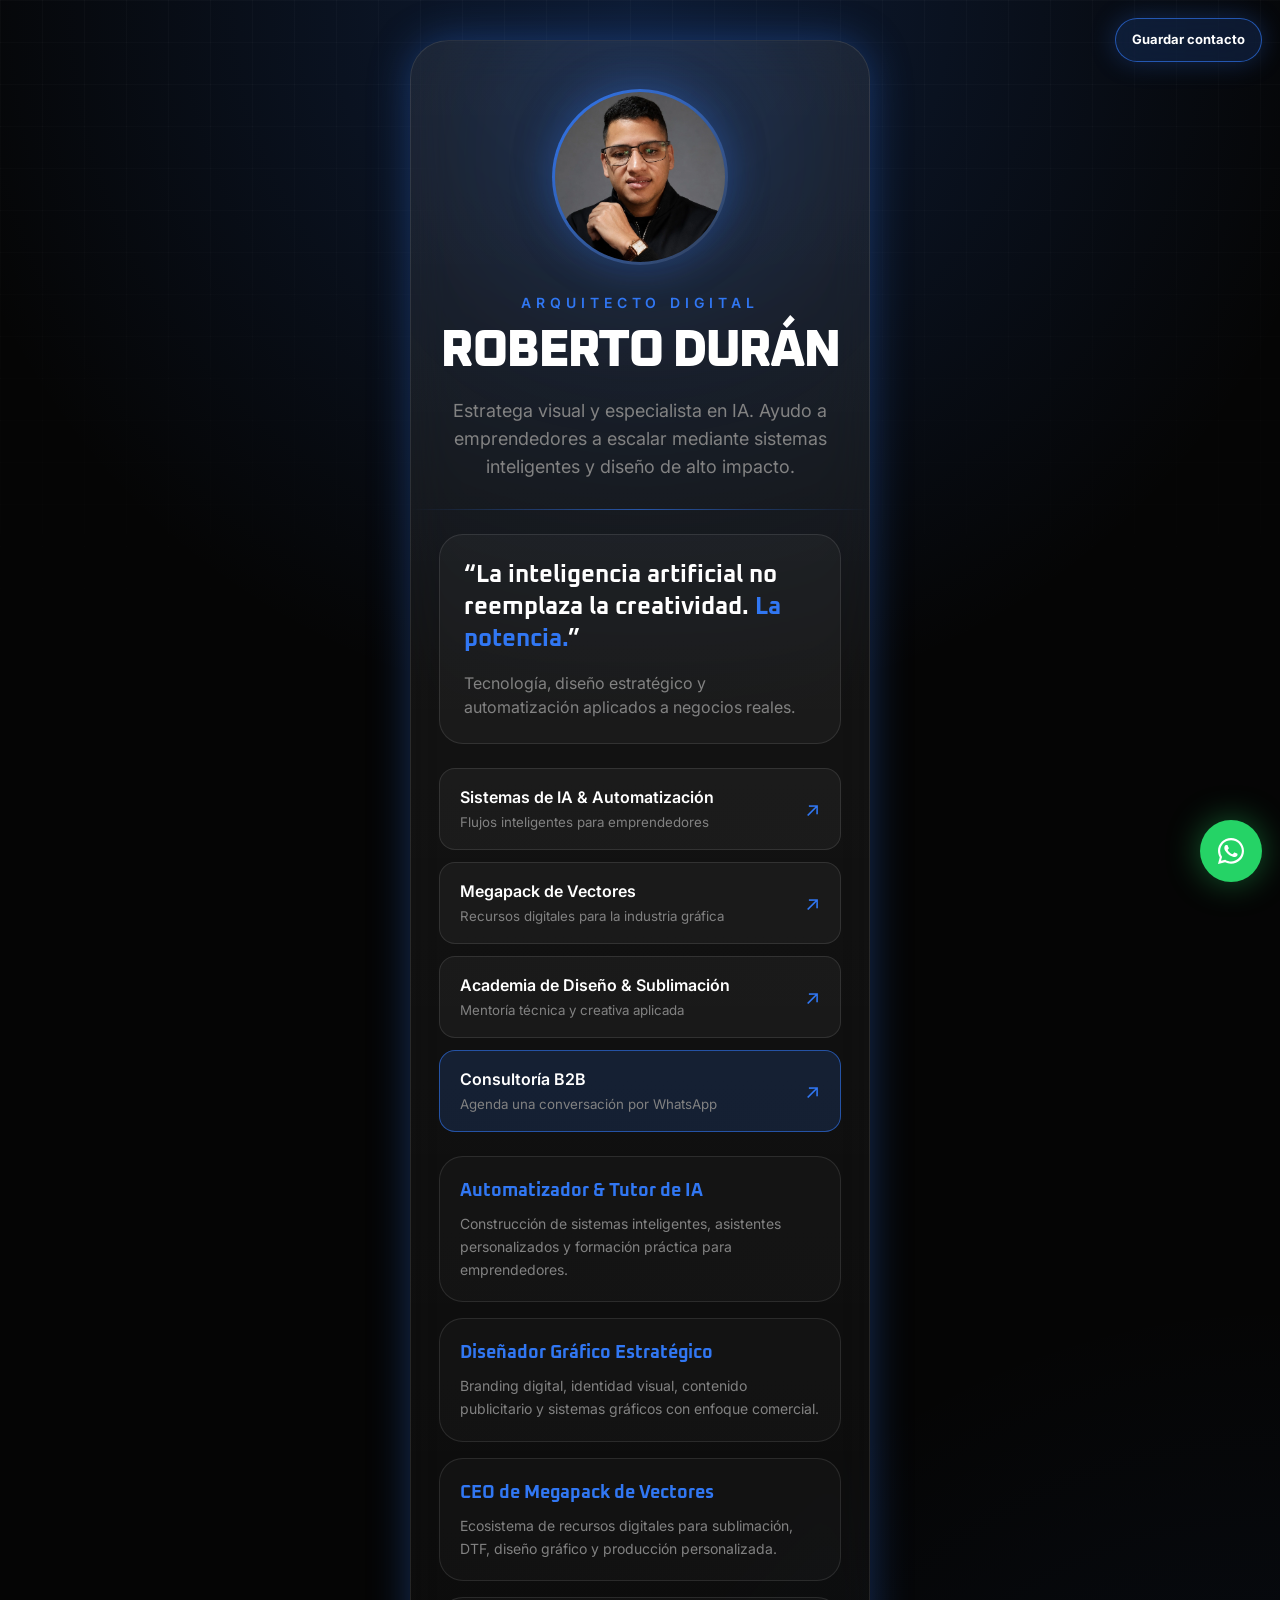
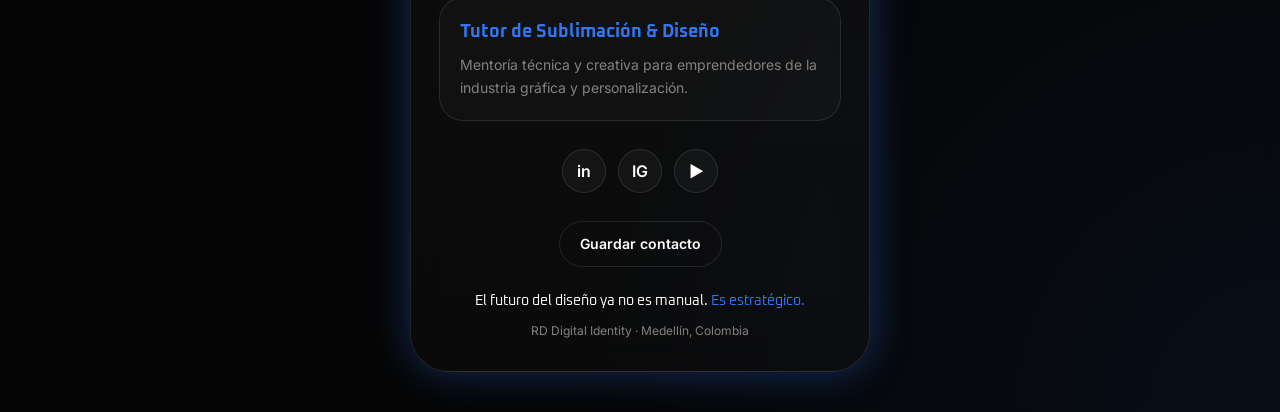
<file: Contacts/index.html>
<!DOCTYPE html>  
<html lang="es">  
<head>  
  <meta charset="UTF-8" />  
  <meta name="viewport" content="width=device-width, initial-scale=1.0" />  
  
  <title>Roberto Durán | Arquitecto Digital</title>  
  <meta name="description" content="Roberto Durán, Arquitecto Digital especializado en IA aplicada, automatización, branding estratégico, diseño gráfico y negocios digitales." />  
  <meta name="theme-color" content="#050505" />  
  
  <!-- Open Graph -->  
  <meta property="og:title" content="Roberto Durán | Arquitecto Digital" />  
  <meta property="og:description" content="IA aplicada, automatización, branding estratégico y negocios digitales." />  
  <meta property="og:image" content="assets/roberto-profile.jpg" />  
  <meta property="og:type" content="website" />  
  
  <!-- Fonts -->  
  <link rel="preconnect" href="https://fonts.googleapis.com">  
  <link rel="preconnect" href="https://fonts.gstatic.com" crossorigin>  
  <link   
    href="https://fonts.googleapis.com/css2?family=Inter:wght@400;500;600;700&family=Oxanium:wght@600;700;800&display=swap"   
    rel="stylesheet"  
  >

  <!-- Estilos locales: sin dependencia de Tailwind CDN -->
  <link rel="stylesheet" href="styles.css?v=1.0.2" />
</head>  
  
<body class="min-h-screen text-rdWhite font-inter overflow-x-hidden">  
  
  <!-- Auto-save overlay -->
  <section   
    id="saveOverlay"   
    class="fixed inset-0 z-50 flex items-center justify-center bg-rdBlack px-6 hidden-overlay"  
    aria-label="Guardando contacto"  
  >  
    <div class="glass-card max-w-sm w-full rounded-[2rem] p-8 text-center shadow-glow">  
      <img   
        src="assets/rd-isotipo.svg"   
        alt="Logo Roberto Durán"   
        class="w-44 h-auto mx-auto mb-6 object-contain"  
        loading="eager"  
      />  
  
      <p class="font-oxanium text-xl font-bold tracking-wide">  
        ROBERTO DURÁN  
      </p>  
  
      <p class="text-rdGray text-sm mt-2">  
        Preparando contacto digital...  
      </p>  
  
      <button   
        onclick="downloadVCard()"   
        class="mt-6 w-full rounded-full bg-rdBlue px-5 py-3 font-semibold text-white"  
      >  
        Guardar contacto  
      </button>  
  
      <button   
        onclick="hideOverlay()"   
        class="mt-3 text-sm text-rdGray hover:text-white"  
      >  
        Continuar a la V-Card  
      </button>  
    </div>  
  </section>  
  
  <!-- Background grid -->  
  <div class="grid-bg fixed inset-0 pointer-events-none opacity-70"></div>  
  
  <main class="relative z-10 min-h-[100svh] flex items-start justify-center px-3 py-4 sm:px-5 sm:py-10">  
  
    <article class="glass-card w-full max-w-[460px] rounded-[2rem] sm:rounded-[2.4rem] overflow-hidden shadow-glow">  
  
      <!-- Header -->  
      <header class="relative px-5 sm:px-7 pt-7 sm:pt-12 pb-5 sm:pb-7 text-center">  
  
        <div class="absolute top-0 left-1/2 -translate-x-1/2 w-48 h-48 sm:w-56 sm:h-56 bg-rdBlue/20 blur-[80px] sm:blur-[90px] rounded-full"></div>  
  
        <div class="relative">  
  
          <!-- Foto de perfil responsive -->  
          <div class="mx-auto w-32 h-32 sm:w-44 sm:h-44 rounded-full p-[3px] bg-gradient-to-br from-rdBlue to-white/10 shadow-glow">  
            <img   
              src="assets/roberto-profile.webp"   
              alt="Foto de Roberto Durán"  
              class="w-full h-full object-cover rounded-full bg-rdGraphite"  
              loading="lazy"  
            />  
          </div>  
  
          <p class="mt-5 sm:mt-7 text-[0.65rem] sm:text-sm uppercase tracking-[0.32em] sm:tracking-[0.35em] text-rdBlue font-semibold">  
            Arquitecto Digital  
          </p>  
  
          <h1 class="font-oxanium text-[clamp(2.05rem,8.4vw,3.25rem)] font-extrabold tracking-[-0.05em] mt-2 sm:mt-3 leading-none whitespace-nowrap">  
            ROBERTO DURÁN  
          </h1>  
  
          <p class="mt-4 sm:mt-5 text-rdGray text-[0.95rem] sm:text-lg leading-relaxed max-w-sm mx-auto">  
            Estratega visual y especialista en IA. Ayudo a emprendedores a escalar mediante sistemas inteligentes y diseño de alto impacto.  
          </p>  
  
        </div>  
      </header>  
  
      <div class="blue-line h-[1px] w-full opacity-80"></div>  
  
      <!-- Manifesto -->  
      <section class="px-5 sm:px-7 py-4 sm:py-6">  
        <div class="rounded-[1.6rem] sm:rounded-3xl bg-white/[0.035] border border-white/10 p-4 sm:p-6">  
          <p class="font-oxanium text-[1.35rem] sm:text-2xl font-bold leading-tight">  
            “La inteligencia artificial no reemplaza la creatividad.   
            <span class="text-rdBlue">La potencia.</span>”  
          </p>  
          <p class="text-rdGray text-[0.95rem] sm:text-base mt-3 sm:mt-4 leading-relaxed">  
            Tecnología, diseño estratégico y automatización aplicados a negocios reales.  
          </p>  
        </div>  
      </section>  
  
      <!-- Action Buttons -->  
      <section class="px-7 pb-6 space-y-3" id="servicios">  
  
        <a   
          href="#ia-automatizacion"   
          class="action-btn flex items-center justify-between gap-4 rounded-2xl border border-white/10 bg-white/[0.04] px-5 py-4"  
        >  
          <span>  
            <strong class="block font-semibold">Sistemas de IA & Automatización</strong>  
            <small class="text-rdGray">Flujos inteligentes para emprendedores</small>  
          </span>  
          <span class="text-rdBlue text-xl">↗</span>  
        </a>  
  
        <a   
          href="https://megapack.habilitus.com/landing"   
          target="_blank"  
          rel="noopener"  
          class="action-btn flex items-center justify-between gap-4 rounded-2xl border border-white/10 bg-white/[0.04] px-5 py-4"  
        >  
          <span>  
            <strong class="block font-semibold">Megapack de Vectores</strong>  
            <small class="text-rdGray">Recursos digitales para la industria gráfica</small>  
          </span>  
          <span class="text-rdBlue text-xl">↗</span>  
        </a>  
  
        <a   
          href="https://wa.me/573232503496?text=Hola%20Roberto%2C%20quiero%20informaci%C3%B3n%20sobre%20el%20curso%20de%20sublimaci%C3%B3n."   
          target="_blank"  
          rel="noopener"  
          class="action-btn flex items-center justify-between gap-4 rounded-2xl border border-white/10 bg-white/[0.04] px-5 py-4"  
        >  
          <span>  
            <strong class="block font-semibold">Academia de Diseño & Sublimación</strong>  
            <small class="text-rdGray">Mentoría técnica y creativa aplicada</small>  
          </span>  
          <span class="text-rdBlue text-xl">↗</span>  
        </a>  
  
        <a   
          href="https://wa.me/573232503496?text=Hola%20Roberto%2C%20quiero%20informaci%C3%B3n%20sobre%20consultorias%20y%20sistemas%20de%20IA."  
          target="_blank"  
          rel="noopener"  
          class="action-btn flex items-center justify-between gap-4 rounded-2xl border border-rdBlue/60 bg-rdBlue/15 px-5 py-4"  
        >  
          <span>  
            <strong class="block font-semibold">Consultoría B2B</strong>  
            <small class="text-rdGray">Agenda una conversación por WhatsApp</small>  
          </span>  
          <span class="text-rdBlue text-xl">↗</span>  
        </a>  
  
      </section>  
  
      <!-- Services -->  
      <section class="px-7 pb-7 space-y-4">  
  
        <div id="ia-automatizacion" class="rounded-3xl border border-white/10 bg-white/[0.025] p-5">  
          <h2 class="font-oxanium text-lg font-bold text-rdBlue">  
            Automatizador & Tutor de IA  
          </h2>  
          <p class="text-sm text-rdGray mt-2 leading-relaxed">  
            Construcción de sistemas inteligentes, asistentes personalizados y formación práctica para emprendedores.  
          </p>  
        </div>  
  
        <div class="rounded-3xl border border-white/10 bg-white/[0.025] p-5">  
          <h2 class="font-oxanium text-lg font-bold text-rdBlue">  
            Diseñador Gráfico Estratégico  
          </h2>  
          <p class="text-sm text-rdGray mt-2 leading-relaxed">  
            Branding digital, identidad visual, contenido publicitario y sistemas gráficos con enfoque comercial.  
          </p>  
        </div>  
  
        <div class="rounded-3xl border border-white/10 bg-white/[0.025] p-5">  
          <h2 class="font-oxanium text-lg font-bold text-rdBlue">  
            CEO de Megapack de Vectores  
          </h2>  
          <p class="text-sm text-rdGray mt-2 leading-relaxed">  
            Ecosistema de recursos digitales para sublimación, DTF, diseño gráfico y producción personalizada.  
          </p>  
        </div>  
  
        <div class="rounded-3xl border border-white/10 bg-white/[0.025] p-5">  
          <h2 class="font-oxanium text-lg font-bold text-rdBlue">  
            Tutor de Sublimación & Diseño  
          </h2>  
          <p class="text-sm text-rdGray mt-2 leading-relaxed">  
            Mentoría técnica y creativa para emprendedores de la industria gráfica y personalización.  
          </p>  
        </div>  
  
      </section>  
  
      <!-- Social -->  
      <section class="px-7 pb-7">  
        <div class="flex justify-center gap-3">  
  
          <a   
            href="https://www.linkedin.com/in/TU-USUARIO"   
            target="_blank"   
            rel="noopener"  
            aria-label="LinkedIn"  
            class="w-11 h-11 rounded-full border border-white/10 bg-white/[0.04] flex items-center justify-center hover:border-rdBlue transition font-semibold"  
          >  
            in  
          </a>  
  
          <a   
            href="https://www.instagram.com/TU-USUARIO"   
            target="_blank"   
            rel="noopener"  
            aria-label="Instagram"  
            class="w-11 h-11 rounded-full border border-white/10 bg-white/[0.04] flex items-center justify-center hover:border-rdBlue transition font-semibold"  
          >  
            IG  
          </a>  
  
          <a   
            href="https://www.youtube.com/@TU-USUARIO"   
            target="_blank"   
            rel="noopener"  
            aria-label="YouTube"  
            class="w-11 h-11 rounded-full border border-white/10 bg-white/[0.04] flex items-center justify-center hover:border-rdBlue transition font-semibold"  
          >  
            ▶  
          </a>  
  
        </div>  
      </section>  
  
      <!-- Footer -->  
      <footer class="px-7 pb-8 text-center">  
        <a   
          href="Roberto-Duran.vcf"  
          download  
          class="inline-flex items-center justify-center rounded-full border border-white/10 px-5 py-3 text-sm font-semibold hover:border-rdBlue transition"  
        >  
          Guardar contacto  
        </a>  
  
        <p class="font-oxanium text-sm text-white mt-6">  
          El futuro del diseño ya no es manual.   
          <span class="text-rdBlue">Es estratégico.</span>  
        </p>  
  
        <p class="text-xs text-rdGray mt-3">  
          RD Digital Identity · Medellín, Colombia  
        </p>  
      </footer>  
  
    </article>  
  </main>  
  
  <!-- Botón flotante WhatsApp -->  
  <a   
    href="https://wa.me/573232503496?text=Hola%20Roberto%2C%20quiero%20informaci%C3%B3n%20sobre%20tus%20servicios."  
    target="_blank"  
    rel="noopener"  
    aria-label="Escribir a Roberto Durán por WhatsApp"  
    class="whatsapp-floating"  
  >  
    <svg viewBox="0 0 32 32" aria-hidden="true">  
      <path d="M16.02 3C8.84 3 3 8.72 3 15.76c0 2.25.61 4.45 1.76 6.38L3 29l7.05-1.79a13.2 13.2 0 0 0 5.97 1.45C23.2 28.66 29 22.93 29 15.89S23.2 3 16.02 3Zm0 23.48c-1.94 0-3.82-.51-5.47-1.48l-.39-.23-4.18 1.06 1.11-4.02-.26-.41a10.56 10.56 0 0 1-1.66-5.64c0-5.83 4.86-10.58 10.85-10.58s10.85 4.75 10.85 10.58-4.86 10.72-10.85 10.72Zm5.95-7.91c-.33-.16-1.93-.94-2.23-1.05-.3-.11-.52-.16-.74.16-.22.32-.85 1.05-1.04 1.27-.19.21-.38.24-.71.08-.33-.16-1.39-.5-2.65-1.59-.98-.86-1.64-1.93-1.83-2.25-.19-.32-.02-.5.14-.66.15-.15.33-.38.49-.56.16-.19.22-.32.33-.54.11-.21.05-.4-.03-.56-.08-.16-.74-1.75-1.01-2.4-.27-.64-.54-.55-.74-.56h-.63c-.22 0-.57.08-.87.4-.3.32-1.14 1.09-1.14 2.67s1.17 3.1 1.33 3.31c.16.21 2.3 3.44 5.58 4.82.78.33 1.39.53 1.86.68.78.24 1.49.21 2.05.13.63-.09 1.93-.78 2.2-1.53.27-.75.27-1.4.19-1.53-.08-.13-.3-.21-.63-.37Z"/>  
    </svg>  
  </a>

  <!-- Botón flotante Guardar Contacto -->
  <button 
    onclick="downloadVCard()" 
    class="save-contact-floating"
    aria-label="Guardar contacto de Roberto Durán"
  >
    Guardar contacto
  </button>
  
  <script>  
    const CONTACT_FILE = "Roberto-Duran.vcf";  
  
    function downloadVCard() {  
      const link = document.createElement("a");  
      link.href = CONTACT_FILE;  
      link.download = "Roberto-Duran.vcf";  
      document.body.appendChild(link);  
      link.click();  
      document.body.removeChild(link);  
    }

    function showOverlay() {
      const overlay = document.getElementById("saveOverlay");
      overlay.classList.remove("hidden-overlay");
    }
  
    function hideOverlay() {  
      const overlay = document.getElementById("saveOverlay");  
      overlay.classList.add("hidden-overlay");  
    }  
  
    function shouldAutoSave() {  
      const params = new URLSearchParams(window.location.search);  
      return params.get("save") === "1";  
    }  
  
    window.addEventListener("load", () => {  
      if (shouldAutoSave()) {  
        showOverlay();

        setTimeout(() => {  
          downloadVCard();  
        }, 500);  
  
        setTimeout(() => {  
          hideOverlay();  
        }, 1800);  
      } else {  
        hideOverlay();  
      }  
    });  
  </script>  
  
</body>  
</html>
</file>
<file: Contacts/styles.css>
/* ==========================================================
   ROBERTO DURÁN — V-CARD
   CSS LOCAL DE PRODUCCIÓN
   Reemplaza la dependencia de https://cdn.tailwindcss.com
   ========================================================== */

/* Reset equivalente al preflight básico de Tailwind */
*, *::before, *::after { box-sizing: border-box; }
html { line-height: 1.5; -webkit-text-size-adjust: 100%; font-family: Inter, sans-serif; }
html, body { margin: 0; padding: 0; }
body { min-width: 320px; }
h1, h2, h3, p { margin: 0; }
a { color: inherit; text-decoration: inherit; }
button, input, textarea, select { font: inherit; color: inherit; }
button { background: none; border: 0; cursor: pointer; }
img, svg { display: block; max-width: 100%; }

/* Utilidades locales equivalentes a las clases usadas en este HTML */
[class~="absolute"] { position: absolute; }
[class~="fixed"] { position: fixed; }
[class~="relative"] { position: relative; }
[class~="inset-0"] { inset: 0; }
[class~="top-0"] { top: 0; }
[class~="left-1/2"] { left: 50%; }
[class~="-translate-x-1/2"] { transform: translateX(-50%); }

[class~="z-10"] { z-index: 10; }
[class~="z-50"] { z-index: 50; }

[class~="block"] { display: block; }
[class~="flex"] { display: flex; }
[class~="inline-flex"] { display: inline-flex; }
[class~="items-center"] { align-items: center; }
[class~="items-start"] { align-items: flex-start; }
[class~="justify-center"] { justify-content: center; }
[class~="justify-between"] { justify-content: space-between; }

[class~="w-full"] { width: 100%; }
[class~="w-11"] { width: 2.75rem; }
[class~="w-32"] { width: 8rem; }
[class~="w-44"] { width: 11rem; }
[class~="w-48"] { width: 12rem; }
[class~="h-full"] { height: 100%; }
[class~="h-auto"] { height: auto; }
[class~="h-11"] { height: 2.75rem; }
[class~="h-32"] { height: 8rem; }
[class~="h-48"] { height: 12rem; }
[class~="h-[1px]"] { height: 1px; }
[class~="max-w-sm"] { max-width: 24rem; }
[class~="max-w-[460px]"] { max-width: 460px; }
[class~="min-h-screen"] { min-height: 100vh; }
[class~="min-h-[100svh]"] { min-height: 100svh; }

[class~="mx-auto"] { margin-left: auto; margin-right: auto; }
[class~="mt-2"] { margin-top: .5rem; }
[class~="mt-3"] { margin-top: .75rem; }
[class~="mt-4"] { margin-top: 1rem; }
[class~="mt-5"] { margin-top: 1.25rem; }
[class~="mt-6"] { margin-top: 1.5rem; }
[class~="mb-6"] { margin-bottom: 1.5rem; }

[class~="p-[3px]"] { padding: 3px; }
[class~="p-4"] { padding: 1rem; }
[class~="p-5"] { padding: 1.25rem; }
[class~="p-8"] { padding: 2rem; }
[class~="px-3"] { padding-left: .75rem; padding-right: .75rem; }
[class~="px-5"] { padding-left: 1.25rem; padding-right: 1.25rem; }
[class~="px-6"] { padding-left: 1.5rem; padding-right: 1.5rem; }
[class~="px-7"] { padding-left: 1.75rem; padding-right: 1.75rem; }
[class~="py-3"] { padding-top: .75rem; padding-bottom: .75rem; }
[class~="py-4"] { padding-top: 1rem; padding-bottom: 1rem; }
[class~="pt-7"] { padding-top: 1.75rem; }
[class~="pb-5"] { padding-bottom: 1.25rem; }
[class~="pb-6"] { padding-bottom: 1.5rem; }
[class~="pb-7"] { padding-bottom: 1.75rem; }
[class~="pb-8"] { padding-bottom: 2rem; }

[class~="gap-3"] { gap: .75rem; }
[class~="gap-4"] { gap: 1rem; }
[class~="space-y-3"] > :not([hidden]) ~ :not([hidden]) { margin-top: .75rem; }
[class~="space-y-4"] > :not([hidden]) ~ :not([hidden]) { margin-top: 1rem; }

[class~="overflow-hidden"] { overflow: hidden; }
[class~="overflow-x-hidden"] { overflow-x: hidden; }
[class~="pointer-events-none"] { pointer-events: none; }
[class~="object-cover"] { object-fit: cover; }
[class~="object-contain"] { object-fit: contain; }

[class~="rounded-full"] { border-radius: 9999px; }
[class~="rounded-2xl"] { border-radius: 1rem; }
[class~="rounded-3xl"] { border-radius: 1.5rem; }
[class~="rounded-[1.6rem]"] { border-radius: 1.6rem; }
[class~="rounded-[2rem]"] { border-radius: 2rem; }

[class~="border"] { border-width: 1px; border-style: solid; }
[class~="border-white/10"] { border-color: rgba(255,255,255,.10); }
[class~="border-rdBlue/60"] { border-color: rgba(49,119,243,.60); }

[class~="bg-rdBlack"] { background-color: #050505; }
[class~="bg-rdBlue"] { background-color: #3177F3; }
[class~="bg-rdBlue/15"] { background-color: rgba(49,119,243,.15); }
[class~="bg-rdBlue/20"] { background-color: rgba(49,119,243,.20); }
[class~="bg-rdGraphite"] { background-color: #1C1C1C; }
[class~="bg-white/[0.025]"] { background-color: rgba(255,255,255,.025); }
[class~="bg-white/[0.035]"] { background-color: rgba(255,255,255,.035); }
[class~="bg-white/[0.04]"] { background-color: rgba(255,255,255,.04); }
[class~="bg-gradient-to-br"] { background-image: linear-gradient(to bottom right, #3177F3, rgba(255,255,255,.10)); }

[class~="blur-[80px]"] { filter: blur(80px); }
[class~="shadow-glow"] { box-shadow: 0 0 40px rgba(49,119,243,.35); }

[class~="opacity-70"] { opacity: .70; }
[class~="opacity-80"] { opacity: .80; }

[class~="font-inter"] { font-family: Inter, sans-serif; }
[class~="font-oxanium"] { font-family: Oxanium, sans-serif; }
[class~="font-semibold"] { font-weight: 600; }
[class~="font-bold"] { font-weight: 700; }
[class~="font-extrabold"] { font-weight: 800; }

[class~="text-center"] { text-align: center; }
[class~="text-xs"] { font-size: .75rem; line-height: 1rem; }
[class~="text-sm"] { font-size: .875rem; line-height: 1.25rem; }
[class~="text-lg"] { font-size: 1.125rem; line-height: 1.75rem; }
[class~="text-xl"] { font-size: 1.25rem; line-height: 1.75rem; }
[class~="text-[0.65rem]"] { font-size: .65rem; }
[class~="text-[0.95rem]"] { font-size: .95rem; }
[class~="text-[1.35rem]"] { font-size: 1.35rem; }
[class~="text-[clamp(2.05rem,8.4vw,3.25rem)]"] { font-size: clamp(2.05rem, 8.4vw, 3.25rem); }
[class~="text-rdWhite"], [class~="text-white"] { color: #FFFFFF; }
[class~="text-rdBlue"] { color: #3177F3; }
[class~="text-rdGray"] { color: #828282; }

[class~="leading-none"] { line-height: 1; }
[class~="leading-tight"] { line-height: 1.25; }
[class~="leading-relaxed"] { line-height: 1.625; }
[class~="tracking-wide"] { letter-spacing: .025em; }
[class~="tracking-[0.32em]"] { letter-spacing: .32em; }
[class~="tracking-[-0.05em]"] { letter-spacing: -.05em; }
[class~="uppercase"] { text-transform: uppercase; }
[class~="whitespace-nowrap"] { white-space: nowrap; }

[class~="transition"] { transition-property: color, background-color, border-color, opacity, box-shadow, transform; transition-duration: .15s; }
[class~="hover:border-rdBlue"]:hover { border-color: #3177F3; }
[class~="hover:text-white"]:hover { color: #FFFFFF; }

@media (min-width: 640px) {
  [class~="sm:w-44"] { width: 11rem; }
  [class~="sm:w-56"] { width: 14rem; }
  [class~="sm:h-44"] { height: 11rem; }
  [class~="sm:h-56"] { height: 14rem; }
  [class~="sm:px-5"] { padding-left: 1.25rem; padding-right: 1.25rem; }
  [class~="sm:px-7"] { padding-left: 1.75rem; padding-right: 1.75rem; }
  [class~="sm:py-6"] { padding-top: 1.5rem; padding-bottom: 1.5rem; }
  [class~="sm:py-10"] { padding-top: 2.5rem; padding-bottom: 2.5rem; }
  [class~="sm:pt-12"] { padding-top: 3rem; }
  [class~="sm:pb-7"] { padding-bottom: 1.75rem; }
  [class~="sm:p-6"] { padding: 1.5rem; }
  [class~="sm:mt-3"] { margin-top: .75rem; }
  [class~="sm:mt-4"] { margin-top: 1rem; }
  [class~="sm:mt-5"] { margin-top: 1.25rem; }
  [class~="sm:mt-7"] { margin-top: 1.75rem; }
  [class~="sm:rounded-3xl"] { border-radius: 1.5rem; }
  [class~="sm:rounded-[2.4rem]"] { border-radius: 2.4rem; }
  [class~="sm:text-sm"] { font-size: .875rem; line-height: 1.25rem; }
  [class~="sm:text-base"] { font-size: 1rem; line-height: 1.5rem; }
  [class~="sm:text-lg"] { font-size: 1.125rem; line-height: 1.75rem; }
  [class~="sm:text-2xl"] { font-size: 1.5rem; line-height: 2rem; }
  [class~="sm:tracking-[0.35em]"] { letter-spacing: .35em; }
  [class~="sm:blur-[90px]"] { filter: blur(90px); }
}


/* Estilos personalizados originales */
body {  
      background:  
        radial-gradient(circle at top, rgba(49,119,243,0.20), transparent 34%),  
        radial-gradient(circle at bottom right, rgba(49,119,243,0.08), transparent 30%),  
        #050505;  
    }  
  
    .glass-card {  
      background: linear-gradient(  
        180deg,  
        rgba(255,255,255,0.075),  
        rgba(255,255,255,0.025)  
      );  
      border: 1px solid rgba(255,255,255,0.10);  
      backdrop-filter: blur(22px);  
      -webkit-backdrop-filter: blur(22px);  
    }  
  
    .blue-line {  
      background: linear-gradient(90deg, transparent, rgba(49,119,243,0.8), transparent);  
    }  
  
    .action-btn {  
      transition: all 0.25s ease;  
    }  
  
    .action-btn:hover {  
      transform: translateY(-2px);  
      box-shadow: 0 0 28px rgba(49,119,243,0.28);  
      border-color: rgba(49,119,243,0.75);  
    }  
  
    .grid-bg {  
      background-image:  
        linear-gradient(rgba(255,255,255,0.035) 1px, transparent 1px),  
        linear-gradient(90deg, rgba(255,255,255,0.035) 1px, transparent 1px);  
      background-size: 42px 42px;  
      mask-image: linear-gradient(to bottom, black, transparent 82%);  
      -webkit-mask-image: linear-gradient(to bottom, black, transparent 82%);  
    }  
  
    #saveOverlay {  
      transition: opacity 0.45s ease, visibility 0.45s ease;  
    }  
  
    #saveOverlay.hidden-overlay {  
      opacity: 0;  
      visibility: hidden;  
    }   
  
    @media (max-height: 760px) {  
      .glass-card {  
        border-radius: 1.7rem;  
      }  
    }  
  
    /* Botón flotante WhatsApp */  
    .whatsapp-floating {  
      position: fixed;  
      right: 18px;  
      bottom: calc(18px + env(safe-area-inset-bottom));  
      width: 62px;  
      height: 62px;  
      border-radius: 999px;  
      background: #25D366;  
      display: flex;  
      align-items: center;  
      justify-content: center;  
      z-index: 40;  
      box-shadow: 0 0 34px rgba(37, 211, 102, 0.42);  
      transition: transform 0.25s ease, box-shadow 0.25s ease;  
    }  
  
    .whatsapp-floating:hover {  
      transform: translateY(-3px) scale(1.04);  
      box-shadow: 0 0 42px rgba(37, 211, 102, 0.62);  
    }  
  
    .whatsapp-floating svg {  
      width: 32px;  
      height: 32px;  
      fill: #ffffff;  
    }  
  
    @media (max-width: 480px) {  
      .whatsapp-floating {  
        right: 16px;  
        bottom: calc(16px + env(safe-area-inset-bottom));  
        width: 58px;  
        height: 58px;  
      }  
  
      .whatsapp-floating svg {  
        width: 30px;  
        height: 30px;  
      }  
    }

    /* Botón flotante Guardar Contacto */
    .save-contact-floating {
      position: fixed;
      top: calc(18px + env(safe-area-inset-top));
      right: 18px;
      z-index: 40;
      border: 1px solid rgba(49, 119, 243, 0.65);
      background: rgba(49, 119, 243, 0.16);
      color: #ffffff;
      backdrop-filter: blur(18px);
      -webkit-backdrop-filter: blur(18px);
      border-radius: 999px;
      padding: 11px 16px;
      font-size: 13px;
      font-weight: 700;
      font-family: Inter, sans-serif;
      box-shadow: 0 0 26px rgba(49, 119, 243, 0.28);
      transition: transform 0.25s ease, box-shadow 0.25s ease, border-color 0.25s ease;
    }

    .save-contact-floating:hover {
      transform: translateY(-2px);
      border-color: rgba(49, 119, 243, 1);
      box-shadow: 0 0 34px rgba(49, 119, 243, 0.42);
    }

    @media (max-width: 480px) {
      .save-contact-floating {
        top: calc(14px + env(safe-area-inset-top));
        right: 14px;
        padding: 10px 14px;
        font-size: 12px;
      }
    }
</file>
